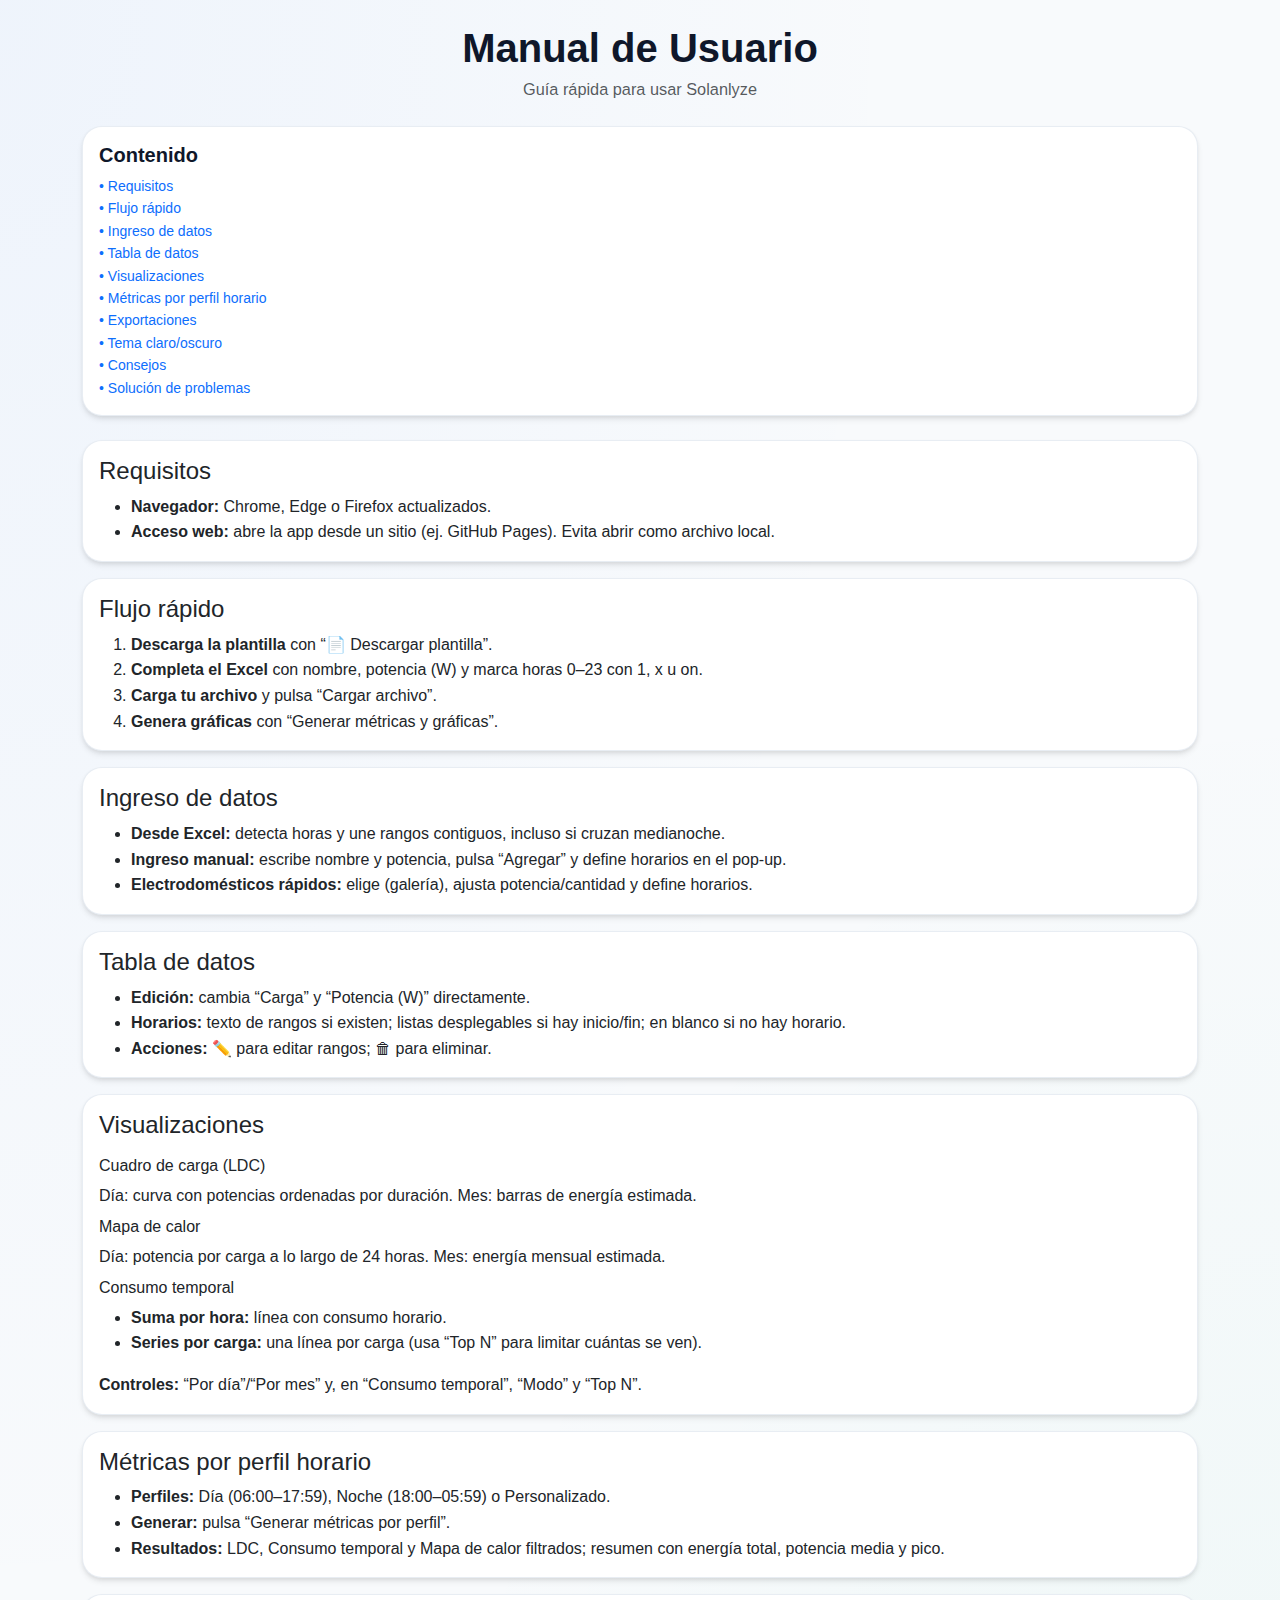
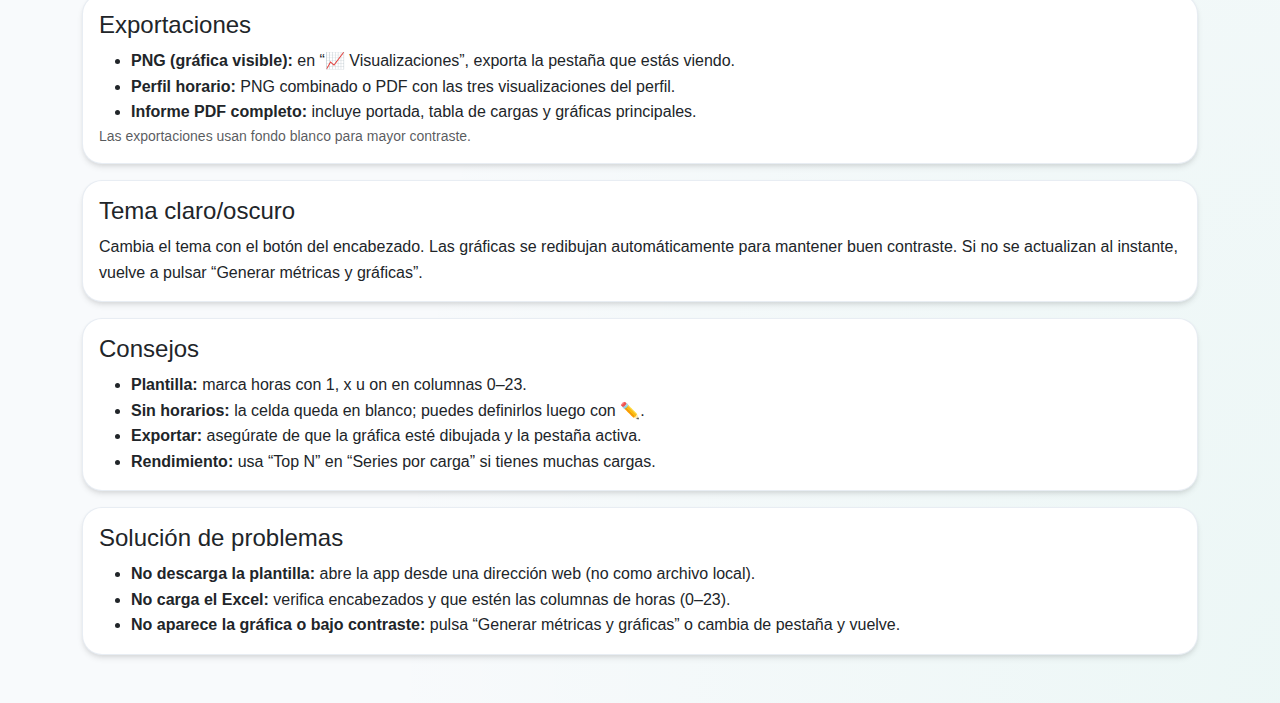
<file: docs/manual-usuario.html>
<!DOCTYPE html>
<html lang="es">
<head>
  <meta charset="utf-8" />
  <meta name="viewport" content="width=device-width, initial-scale=1" />
  <title>Manual de Usuario — Solanlyze</title>
  <link href="https://cdn.jsdelivr.net/npm/bootstrap@5.3.3/dist/css/bootstrap.min.css" rel="stylesheet">
  <link rel="stylesheet" href="../css/styles.css">
  <link rel="stylesheet" href="../css/metricStyles.css">
  <style>
    .manual h2, .manual h3 { scroll-margin-top: 90px; }
    .manual .lead { font-size: 1.02rem; }
    .manual .card { border-radius: 1rem; }
    .manual .toc a { text-decoration: none; }
  </style>
</head>
<body>
  <div class="container py-4 manual">
    <div class="text-center mb-4">
      <h1 class="mb-1">Manual de Usuario</h1>
      <p class="lead text-muted mb-0">Guía rápida para usar Solanlyze</p>
    </div>

    <div class="card p-3 mb-4">
      <h5 class="mb-2">Contenido</h5>
      <div class="toc small">
        <a href="#requisitos">• Requisitos</a><br>
        <a href="#flujo">• Flujo rápido</a><br>
        <a href="#ingreso">• Ingreso de datos</a><br>
        <a href="#tabla">• Tabla de datos</a><br>
        <a href="#visualizaciones">• Visualizaciones</a><br>
        <a href="#perfil">• Métricas por perfil horario</a><br>
        <a href="#exportaciones">• Exportaciones</a><br>
        <a href="#tema">• Tema claro/oscuro</a><br>
        <a href="#consejos">• Consejos</a><br>
        <a href="#soporte">• Solución de problemas</a>
      </div>
    </div>

    <div id="requisitos" class="card p-3 mb-3">
      <h2 class="h4">Requisitos</h2>
      <ul class="mb-0">
        <li><strong>Navegador:</strong> Chrome, Edge o Firefox actualizados.</li>
        <li><strong>Acceso web:</strong> abre la app desde un sitio (ej. GitHub Pages). Evita abrir como archivo local.</li>
      </ul>
    </div>

    <div id="flujo" class="card p-3 mb-3">
      <h2 class="h4">Flujo rápido</h2>
      <ol class="mb-0">
        <li><strong>Descarga la plantilla</strong> con “📄 Descargar plantilla”.</li>
        <li><strong>Completa el Excel</strong> con nombre, potencia (W) y marca horas 0–23 con 1, x u on.</li>
        <li><strong>Carga tu archivo</strong> y pulsa “Cargar archivo”.</li>
        <li><strong>Genera gráficas</strong> con “Generar métricas y gráficas”.</li>
      </ol>
    </div>

    <div id="ingreso" class="card p-3 mb-3">
      <h2 class="h4">Ingreso de datos</h2>
      <ul class="mb-0">
        <li><strong>Desde Excel:</strong> detecta horas y une rangos contiguos, incluso si cruzan medianoche.</li>
        <li><strong>Ingreso manual:</strong> escribe nombre y potencia, pulsa “Agregar” y define horarios en el pop‑up.</li>
        <li><strong>Electrodomésticos rápidos:</strong> elige (galería), ajusta potencia/cantidad y define horarios.</li>
      </ul>
    </div>

    <div id="tabla" class="card p-3 mb-3">
      <h2 class="h4">Tabla de datos</h2>
      <ul class="mb-0">
        <li><strong>Edición:</strong> cambia “Carga” y “Potencia (W)” directamente.</li>
        <li><strong>Horarios:</strong> texto de rangos si existen; listas desplegables si hay inicio/fin; en blanco si no hay horario.</li>
        <li><strong>Acciones:</strong> ✏️ para editar rangos; 🗑 para eliminar.</li>
      </ul>
    </div>

    <div id="visualizaciones" class="card p-3 mb-3">
      <h2 class="h4">Visualizaciones</h2>
      <h3 class="h6 mt-2">Cuadro de carga (LDC)</h3>
      <p class="mb-2">Día: curva con potencias ordenadas por duración. Mes: barras de energía estimada.</p>
      <h3 class="h6">Mapa de calor</h3>
      <p class="mb-2">Día: potencia por carga a lo largo de 24 horas. Mes: energía mensual estimada.</p>
      <h3 class="h6">Consumo temporal</h3>
      <ul>
        <li><strong>Suma por hora:</strong> línea con consumo horario.</li>
        <li><strong>Series por carga:</strong> una línea por carga (usa “Top N” para limitar cuántas se ven).</li>
      </ul>
      <p class="mb-0"><strong>Controles:</strong> “Por día”/“Por mes” y, en “Consumo temporal”, “Modo” y “Top N”.</p>
    </div>

    <div id="perfil" class="card p-3 mb-3">
      <h2 class="h4">Métricas por perfil horario</h2>
      <ul class="mb-0">
        <li><strong>Perfiles:</strong> Día (06:00–17:59), Noche (18:00–05:59) o Personalizado.</li>
        <li><strong>Generar:</strong> pulsa “Generar métricas por perfil”.</li>
        <li><strong>Resultados:</strong> LDC, Consumo temporal y Mapa de calor filtrados; resumen con energía total, potencia media y pico.</li>
      </ul>
    </div>

    <div id="exportaciones" class="card p-3 mb-3">
      <h2 class="h4">Exportaciones</h2>
      <ul class="mb-0">
        <li><strong>PNG (gráfica visible):</strong> en “📈 Visualizaciones”, exporta la pestaña que estás viendo.</li>
        <li><strong>Perfil horario:</strong> PNG combinado o PDF con las tres visualizaciones del perfil.</li>
        <li><strong>Informe PDF completo:</strong> incluye portada, tabla de cargas y gráficas principales.</li>
      </ul>
      <p class="small text-muted mb-0">Las exportaciones usan fondo blanco para mayor contraste.</p>
    </div>

    <div id="tema" class="card p-3 mb-3">
      <h2 class="h4">Tema claro/oscuro</h2>
      <p class="mb-0">Cambia el tema con el botón del encabezado. Las gráficas se redibujan automáticamente para mantener buen contraste. Si no se actualizan al instante, vuelve a pulsar “Generar métricas y gráficas”.</p>
    </div>

    <div id="consejos" class="card p-3 mb-3">
      <h2 class="h4">Consejos</h2>
      <ul class="mb-0">
        <li><strong>Plantilla:</strong> marca horas con 1, x u on en columnas 0–23.</li>
        <li><strong>Sin horarios:</strong> la celda queda en blanco; puedes definirlos luego con ✏️.</li>
        <li><strong>Exportar:</strong> asegúrate de que la gráfica esté dibujada y la pestaña activa.</li>
        <li><strong>Rendimiento:</strong> usa “Top N” en “Series por carga” si tienes muchas cargas.</li>
      </ul>
    </div>

    <div id="soporte" class="card p-3 mb-4">
      <h2 class="h4">Solución de problemas</h2>
      <ul class="mb-0">
        <li><strong>No descarga la plantilla:</strong> abre la app desde una dirección web (no como archivo local).</li>
        <li><strong>No carga el Excel:</strong> verifica encabezados y que estén las columnas de horas (0–23).</li>
        <li><strong>No aparece la gráfica o bajo contraste:</strong> pulsa “Generar métricas y gráficas” o cambia de pestaña y vuelve.</li>
      </ul>
    </div>
  </div>
</body>
</html>
</file>
<file: css/styles.css>
/* ==========================================================================
   SOLANLYZE - MODERN DESIGN SYSTEM
   ========================================================================== */

:root {
    /* Color Palette - Premium Solar Tech */
    --primary-bg: #f8fafc;
    --card-bg: #ffffff;
    --text-main: #0f172a;
    --text-muted: #64748b;

    --accent-solar: #3b82f6;
    /* Blue for tech/solar vibe */
    --accent-energy: #10b981;
    /* Green for efficiency */
    --accent-warning: #f59e0b;
    /* Orange for alerts */
    --accent-sun: #facc15;
    /* Yellow for highlights */

    --header-gradient: linear-gradient(135deg, #0f172a 0%, #1e293b 100%);
    --button-primary: linear-gradient(135deg, #3b82f6 0%, #2563eb 100%);
    --button-success: linear-gradient(135deg, #10b981 0%, #059669 100%);

    --shadow-sm: 0 1px 2px 0 rgba(0, 0, 0, 0.05);
    --shadow-md: 0 4px 6px -1px rgba(0, 0, 0, 0.1), 0 2px 4px -1px rgba(0, 0, 0, 0.06);
    --shadow-lg: 0 10px 15px -3px rgba(0, 0, 0, 0.1), 0 4px 6px -2px rgba(0, 0, 0, 0.05);
    --shadow-xl: 0 20px 25px -5px rgba(0, 0, 0, 0.1), 0 10px 10px -5px rgba(0, 0, 0, 0.04);

    --radius-sm: 0.5rem;
    --radius-md: 0.75rem;
    --radius-lg: 1.25rem;
    --radius-xl: 2rem;
}

/* === BASE STYLES === */
body {
    background-color: var(--primary-bg);
    background-image:
        radial-gradient(at 0% 0%, rgba(59, 130, 246, 0.05) 0px, transparent 50%),
        radial-gradient(at 100% 100%, rgba(16, 185, 129, 0.05) 0px, transparent 50%);
    min-height: 100vh;
    font-family: 'Inter', sans-serif;
    color: var(--text-main);
    line-height: 1.6;
}

h1,
h2,
h3,
h4,
h5,
h6,
.solar-title {
    font-family: 'Outfit', sans-serif;
    font-weight: 700;
}

/* === HEADER COMPONENT === */
.solar-header {
    background: var(--header-gradient);
    border-radius: var(--radius-lg);
    box-shadow: var(--shadow-xl);
    padding: 2.5rem 2rem;
    margin-bottom: 3rem;
    position: relative;
    overflow: hidden;
    color: #fff;
}

.solar-header::before {
    content: '';
    position: absolute;
    top: -50%;
    left: -20%;
    width: 300px;
    height: 300px;
    background: radial-gradient(circle, rgba(59, 130, 246, 0.2) 0%, transparent 70%);
    pointer-events: none;
}

.solar-header-title {
    display: flex;
    align-items: center;
    justify-content: center;
    gap: 1rem;
}

.solar-title {
    font-size: 2.75rem;
    background: linear-gradient(to right, #fff, #94a3b8);
    -webkit-background-clip: text;
    background-clip: text;
    -webkit-text-fill-color: transparent;
    margin-bottom: 0;
}

.solar-subtitle {
    font-size: 1.2rem;
    color: #94a3b8;
    font-weight: 500;
    margin-top: 0.5rem;
    text-transform: uppercase;
    letter-spacing: 2px;
}

.theme-toggle {
    position: absolute;
    right: 1.5rem;
    top: 1.5rem;
    background: rgba(255, 255, 255, 0.1) !important;
    border: 1px solid rgba(255, 255, 255, 0.2) !important;
    color: #fff !important;
    backdrop-filter: blur(4px);
    transition: all 0.3s ease;
}

.theme-toggle:hover {
    background: rgba(255, 255, 255, 0.2) !important;
    transform: rotate(15deg);
}

/* === CARDS & CONTAINERS === */
.card {
    background: var(--card-bg);
    border-radius: var(--radius-lg) !important;
    border: 1px solid rgba(226, 232, 240, 0.8);
    box-shadow: var(--shadow-md);
    padding: 1.5rem;
    transition: all 0.3s cubic-bezier(0.4, 0, 0.2, 1);
}

.card:hover {
    box-shadow: var(--shadow-lg);
    transform: translateY(-4px);
    border-color: rgba(59, 130, 246, 0.2);
}

.card h5 {
    color: var(--text-main);
    font-weight: 700;
    margin-bottom: 1.25rem;
    display: flex;
    align-items: center;
    gap: 0.75rem;
}

/* === BUTTONS === */
.btn {
    border-radius: var(--radius-md);
    padding: 0.6rem 1.5rem;
    font-weight: 600;
    transition: all 0.3s ease;
}

.btn-primary {
    background: var(--button-primary) !important;
    border: none !important;
    box-shadow: 0 4px 14px 0 rgba(59, 130, 246, 0.39);
}

.btn-success {
    background: var(--button-success) !important;
    border: none !important;
    box-shadow: 0 4px 14px 0 rgba(16, 185, 129, 0.39);
}

.btn:hover {
    transform: translateY(-2px);
    box-shadow: 0 6px 20px rgba(0, 0, 0, 0.15);
}

.btn-outline-primary {
    border: 2px solid var(--accent-solar);
    color: var(--accent-solar);
}

.btn-outline-success {
    border: 2px solid var(--accent-energy);
    color: var(--accent-energy);
}

/* === APPLIANCE CARDS === */
.appliance-card {
    width: 120px;
    height: 120px;
    background: #fff;
    border: 2px solid #f1f5f9;
    border-radius: var(--radius-md);
    transition: all 0.3s cubic-bezier(0.4, 0, 0.2, 1);
    display: flex;
    flex-direction: column;
    align-items: center;
    justify-content: center;
    padding: 1rem;
    cursor: pointer;
}

.appliance-card:hover {
    border-color: var(--accent-solar);
    background: #f0f7ff;
    transform: scale(1.05) translateY(-5px);
    box-shadow: var(--shadow-lg);
}

.appliance-card.selected {
    background: #eff6ff;
    border-color: var(--accent-solar);
    box-shadow: 0 0 0 3px rgba(59, 130, 246, 0.2);
}

.appliance-icon {
    width: 54px;
    height: 54px;
    margin-bottom: 0.75rem;
    transition: transform 0.3s ease;
}

.appliance-card:hover .appliance-icon {
    transform: rotate(5deg);
}

/* === TABLES === */
.table-responsive {
    border-radius: var(--radius-md);
    border: 1px solid #f1f5f9;
}

.table {
    margin-bottom: 0;
}

.table thead th {
    background: #f8fafc;
    color: var(--text-muted);
    font-weight: 600;
    text-transform: uppercase;
    font-size: 0.75rem;
    letter-spacing: 0.05em;
    padding: 1rem;
    border-bottom: 2px solid #f1f5f9;
}

.table tbody td {
    padding: 1rem;
    vertical-align: middle;
    color: var(--text-main);
    border-bottom: 1px solid #f1f5f9;
}

.table tbody tr:hover {
    background-color: #f8fafc;
}

/* === FORM ELEMENTS === */
.form-control,
.form-select {
    border-radius: var(--radius-md);
    border: 2px solid #e2e8f0;
    padding: 0.6rem 1rem;
    transition: all 0.3s ease;
    font-size: 0.95rem;
}

.form-control:focus,
.form-select:focus {
    border-color: var(--accent-solar);
    box-shadow: 0 0 0 3px rgba(59, 130, 246, 0.1);
    outline: none;
}

/* === DARK MODE === */
.dark-mode {
    --primary-bg: #0f172a;
    --card-bg: #1e293b;
    --text-main: #f8fafc;
    --text-muted: #94a3b8;
    --header-gradient: linear-gradient(135deg, #1e293b 0%, #334155 100%);
}

.dark-mode .card {
    border-color: rgba(255, 255, 255, 0.05);
}

.dark-mode .appliance-card {
    background: #1e293b;
    border-color: #334155;
}

.dark-mode .table thead th {
    background: #1e293b;
    color: #94a3b8;
    border-bottom-color: #334155;
}

.dark-mode .table tbody tr:hover {
    background-color: #334155;
}

.dark-mode .form-control,
.dark-mode .form-select {
    background-color: #1e293b;
    border-color: #334155;
    color: #f8fafc;
}

/* === PLOTLY & CHARTS === */
#heatmapDiv,
#temporalChart,
#ldcChart {
    border-radius: var(--radius-md);
    overflow: hidden;
}

/* === ANIMATIONS === */
@keyframes fadeIn {
    from {
        opacity: 0;
        transform: translateY(10px);
    }

    to {
        opacity: 1;
        transform: translateY(0);
    }
}

.card {
    animation: fadeIn 0.5s ease forwards;
}

/* === SCROLLBAR === */
::-webkit-scrollbar {
    width: 8px;
}

::-webkit-scrollbar-track {
    background: var(--primary-bg);
}

::-webkit-scrollbar-thumb {
    background: #cbd5e1;
    border-radius: 10px;
}

::-webkit-scrollbar-thumb:hover {
    background: #94a3b8;
}
</file>
<file: css/metricStyles.css>
/* ==========================================================================
   SOLANLYZE - METRICS DESIGN SYSTEM
   ========================================================================== */

.metrics-card {
    background: var(--card-bg);
    border: none;
    overflow: hidden;
}

.solar-metric {
    background: #f8fafc;
    border: 1px solid #e2e8f0;
    border-radius: var(--radius-md);
    padding: 1.25rem;
    transition: all 0.3s cubic-bezier(0.4, 0, 0.2, 1);
    display: flex;
    flex-direction: column;
    align-items: center;
    justify-content: center;
    text-align: center;
    position: relative;
    overflow: hidden;
}

.solar-metric:hover {
    transform: translateY(-5px);
    box-shadow: var(--shadow-lg);
    border-color: var(--accent-solar);
    background: #fff;
}

.solar-metric::after {
    content: '';
    position: absolute;
    bottom: 0;
    left: 0;
    width: 100%;
    height: 4px;
    background: var(--accent-solar);
    opacity: 0.1;
}

.solar-metric .solar-icon {
    font-size: 2rem;
    margin-bottom: 0.5rem;
    filter: drop-shadow(0 2px 4px rgba(0, 0, 0, 0.1));
}

.solar-metric strong {
    font-family: 'Outfit', sans-serif;
    color: var(--text-main);
    font-size: 1.75rem;
    font-weight: 700;
    display: block;
    margin: 0.25rem 0;
}

.solar-metric span {
    color: var(--text-muted);
    font-size: 0.85rem;
    font-weight: 500;
    text-transform: uppercase;
    letter-spacing: 1px;
}

/* Tab Navigation for Metrics */
.solar-tabs {
    background: #f1f5f9;
    padding: 0.25rem;
    border-radius: var(--radius-md);
    border: none !important;
    display: inline-flex;
}

.nav-link {
    font-family: 'Inter', sans-serif;
    font-weight: 600;
    font-size: 0.9rem;
    color: var(--text-muted);
    padding: 0.5rem 1.5rem;
    border-radius: var(--radius-sm) !important;
    border: none !important;
    transition: all 0.2s ease;
}

.nav-link:hover {
    color: var(--text-main);
}

.nav-link.active {
    background: #fff !important;
    color: var(--accent-solar) !important;
    box-shadow: var(--shadow-sm);
}

/* Dark Mode Overrides */
.dark-mode .solar-metric {
    background: #0f172a;
    border-color: #334155;
}

.dark-mode .solar-metric strong {
    color: #fff;
}

.dark-mode .solar-tabs {
    background: #0f172a;
}

.dark-mode .nav-link.active {
    background: #1e293b !important;
    color: #60a5fa !important;
}

.solar-divider {
    height: 2px;
    background: linear-gradient(to right, transparent, #e2e8f0, transparent);
    margin: 2rem 0;
}

.dark-mode .solar-divider {
    background: linear-gradient(to right, transparent, #334155, transparent);
}
</file>
